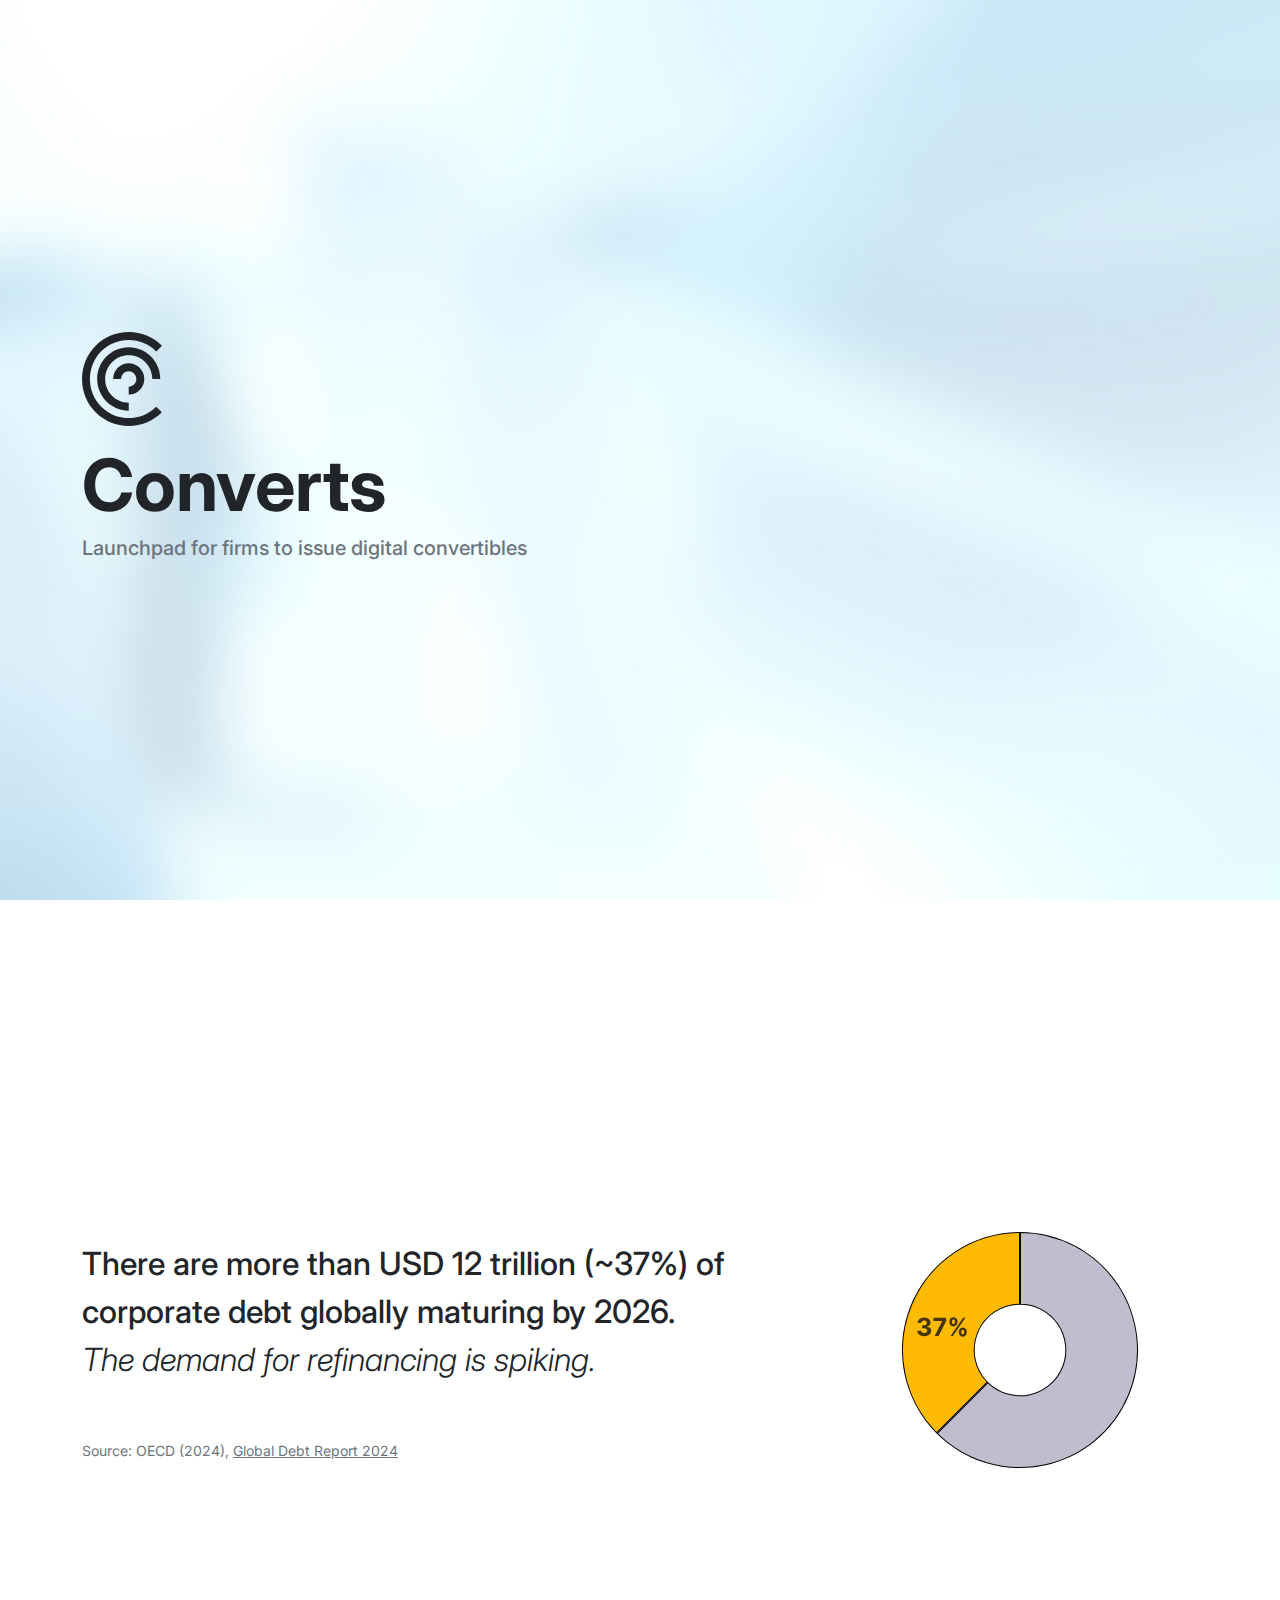
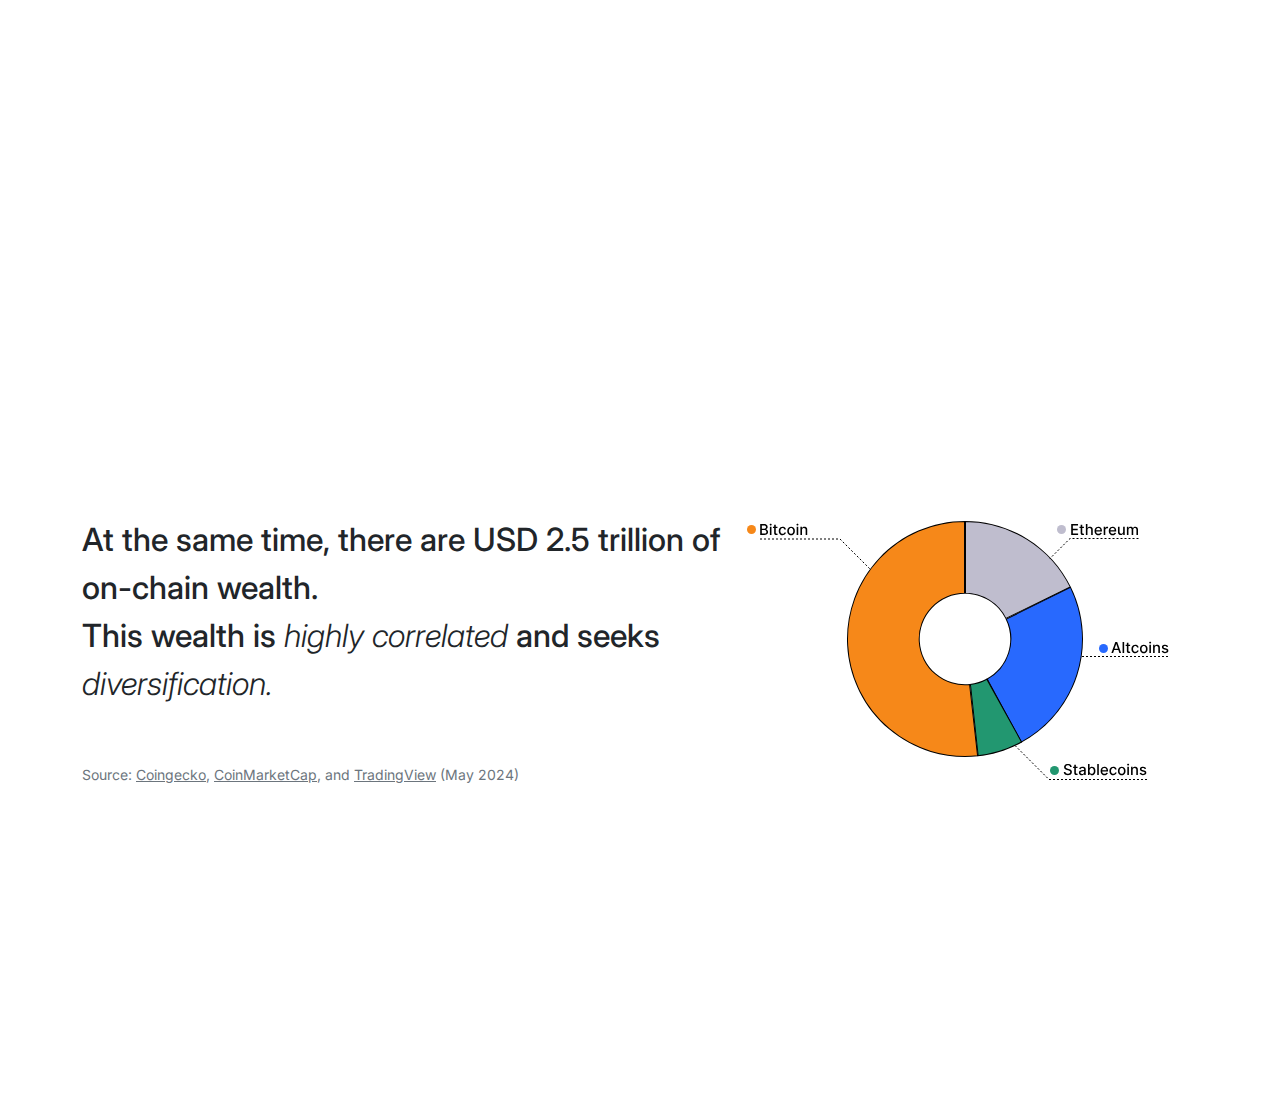
<file: index.html>
<!DOCTYPE html>
<html lang="en">
  <head>
    <meta charset="UTF-8" />
    <meta name="viewport" content="width=device-width, initial-scale=1.0" />
    <title>Converts Finance</title>

    <link rel="preconnect" href="https://fonts.googleapis.com" />
    <link rel="preconnect" href="https://fonts.gstatic.com" crossorigin />
    <link href="https://fonts.googleapis.com/css2?family=Inter:wght@100..900&display=swap" rel="stylesheet" />

    <link href="https://cdn.jsdelivr.net/npm/bootstrap@5.3.3/dist/css/bootstrap.min.css" rel="stylesheet" integrity="sha384-QWTKZyjpPEjISv5WaRU9OFeRpok6YctnYmDr5pNlyT2bRjXh0JMhjY6hW+ALEwIH" crossorigin="anonymous" />
    <link rel="stylesheet" href="style.css?v=1.0" />
  </head>
  <body>
    <section class="converts-bg">
      <div class="container vh-100">
        <div class="d-flex flex-column h-100 justify-content-center align-items-start">
          <img class="img-fluid mb-3" src="logo.svg" width="80" height="80" alt="" />
          <h1 class="display-2 fw-bold">Converts</h1>
          <h5 class="fw-medium text-secondary">Launchpad for firms to issue digital convertibles</h5>
          <!-- <a href="" class="btn btn-convert mt-2">View the pitch deck</a> -->
        </div>
      </div>
    </section>

    <div class="container">
      <section>
        <div class="row vh-100">
          <div class="col-md-8 d-flex flex-column justify-content-center align-items-start">
            <h2 class="fw-medium lh-base">
              There are more than USD 12 trillion (~37%) of corporate debt globally maturing by 2026.<br />
              <i class="fw-light">The demand for refinancing is spiking.</i>
            </h2>
            <small class="text-secondary mt-5">Source: OECD (2024), <a class="text-secondary" href="https://www.oecd-ilibrary.org/finance-and-investment/global-debt-report-2024_91844ea2-en" target="_blank">Global Debt Report 2024</a></small>
          </div>
          <div class="col-md-4 d-flex justify-content-center align-items-center">
            <img class="img-fluid" src="img/chart-1.svg" alt="" />
          </div>
        </div>
      </section>

      <section>
        <div class="row vh-100">
          <div class="col-md-7 d-flex flex-column justify-content-center align-items-start">
            <h2 class="fw-medium lh-base">
              At the same time, there are USD 2.5 trillion of on-chain wealth.<br />
              This wealth is <i class="fw-light">highly correlated</i> and seeks <i class="fw-light">diversification.</i>
            </h2>
            <small class="text-secondary mt-5">Source: <a class="text-secondary" href="https://www.coingecko.com/" target="_blank">Coingecko</a>, <a class="text-secondary" href="https://coinmarketcap.com/" target="_blank">CoinMarketCap</a>, and <a class="text-secondary" href="https://www.tradingview.com/" target="_blank">TradingView</a> (May 2024)</small>
          </div>
          <div class="col-md-5 d-flex align-items-center">
            <img class="img-fluid" src="img/chart-2.svg" alt="" />
          </div>
        </div>
      </section>
    </div>
  </body>
</html>
</file>
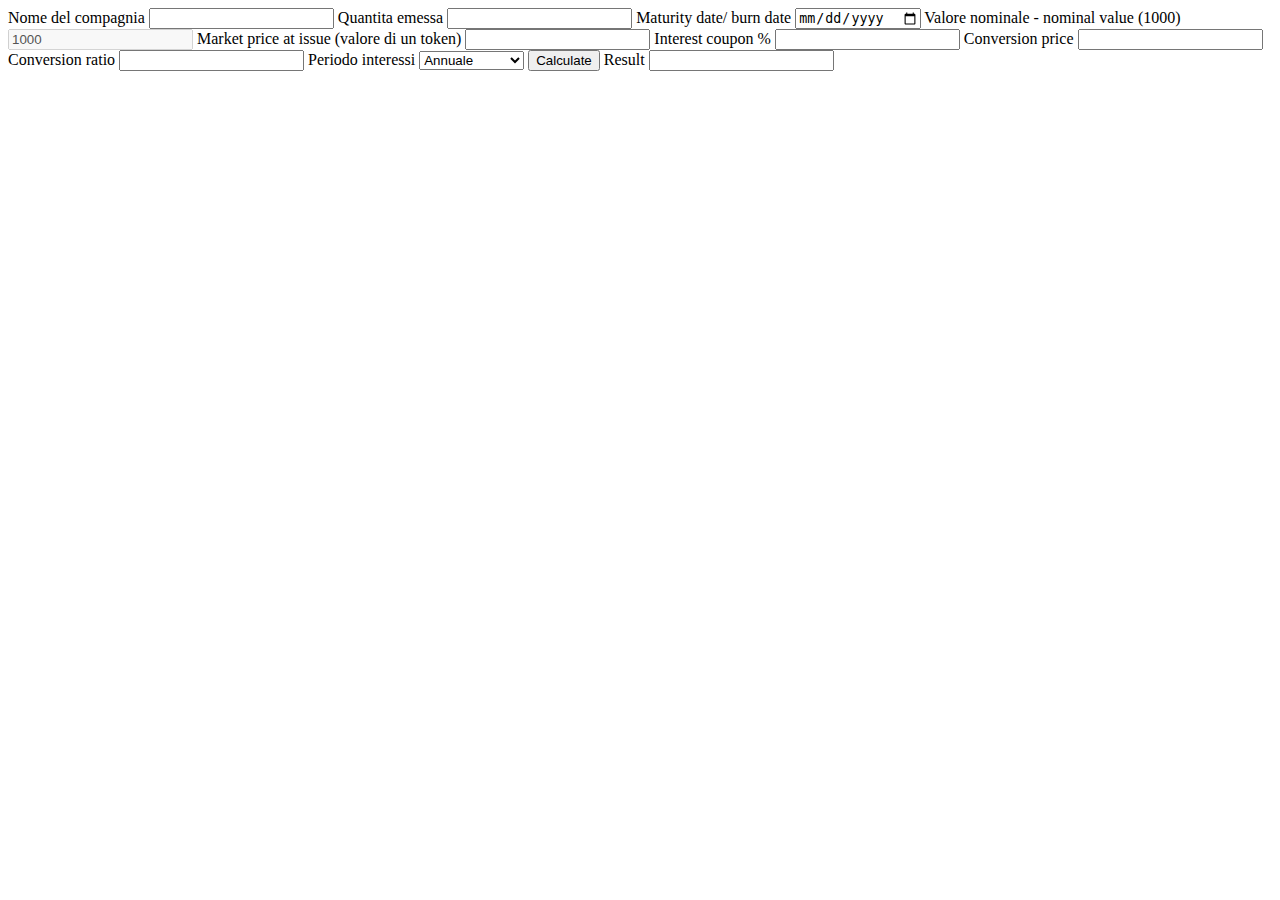
<file: test/index.html>
<!DOCTYPE html>
<html lang="en">
  <head>
    <meta charset="UTF-8" />
    <meta name="viewport" content="width=device-width, initial-scale=1.0" />
    <title>Document</title>
    <link href="https://cdn.jsdelivr.net/npm/bootstrap@5.3.2/dist/css/bootstrap.min.css" rel="stylesheet" integrity="sha384-T3c6CoIi6uLrA9TneNEoa7RxnatzjcDSCmG1MXxSR1GAsXEV/Dwwykc2MPK8M2HN" crossorigin="anonymous" />
  </head>
  <body>
    <div class="d-flex flex-column container">
      <label class="form-label" for="">Nome del compagnia</label>
      <input class="form-control" type="text" />
      <label class="form-label" for="">Quantita emessa</label>
      <input class="form-control" type="text" />
      <label class="form-label" for="">Maturity date/ burn date</label>
      <input class="form-control" type="date" />
      <label class="form-label" for="">Valore nominale - nominal value (1000)</label>
      <input class="form-control" id="nominalValue" type="number" value="1000" disabled />
      <label class="form-label" for="">Market price at issue (valore di un token)</label>
      <input class="form-control" type="text" />
      <label class="form-label" for="">Interest coupon %</label>
      <input class="form-control" id="interestCoupon" type="number" />
      <label class="form-label" for="">Conversion price</label>
      <input class="form-control" type="number" />
      <label class="form-label" for="">Conversion ratio</label>
      <input class="form-control" type="text" />
      <label class="form-label" for="">Periodo interessi</label>
      <select class="form-select" name="" id="couponFrequency">
        <option value="1">Annuale</option>
        <option value="2">Semi-annuale</option>
      </select>
      <button id="calculate" class="btn btn-primary">Calculate</button>

      <label class="form-label" for="">Result</label>
      <input class="form-control" id="result" type="text" />
    </div>
    <script src="index.js"></script>
  </body>
</html>
</file>
<file: style.css>
body {
  height: 100vh;
  font-family: "Inter", sans-serif;
  font-optical-sizing: auto;
  /* background: conic-gradient(from 245deg at 40% 60%, #d4e1e7, #1d3641); */
}

.converts-bg {
  background: url("bg-blur.jpg");
  background-size: cover;
  background-repeat: no-repeat;
}

.btn-convert {
  background-color: #76ff02;
  border: 1px solid #6eeb00;
  color: #1f4200;
}
.btn-convert:hover {
  background-color: #66da00;
  border: 1px solid #66da00;
  color: #122600;
}
.btn-convert:active {
  background-color: #57ba00 !important;
  border: 1px solid #57ba00 !important;
  color: #122600;
}
</file>
